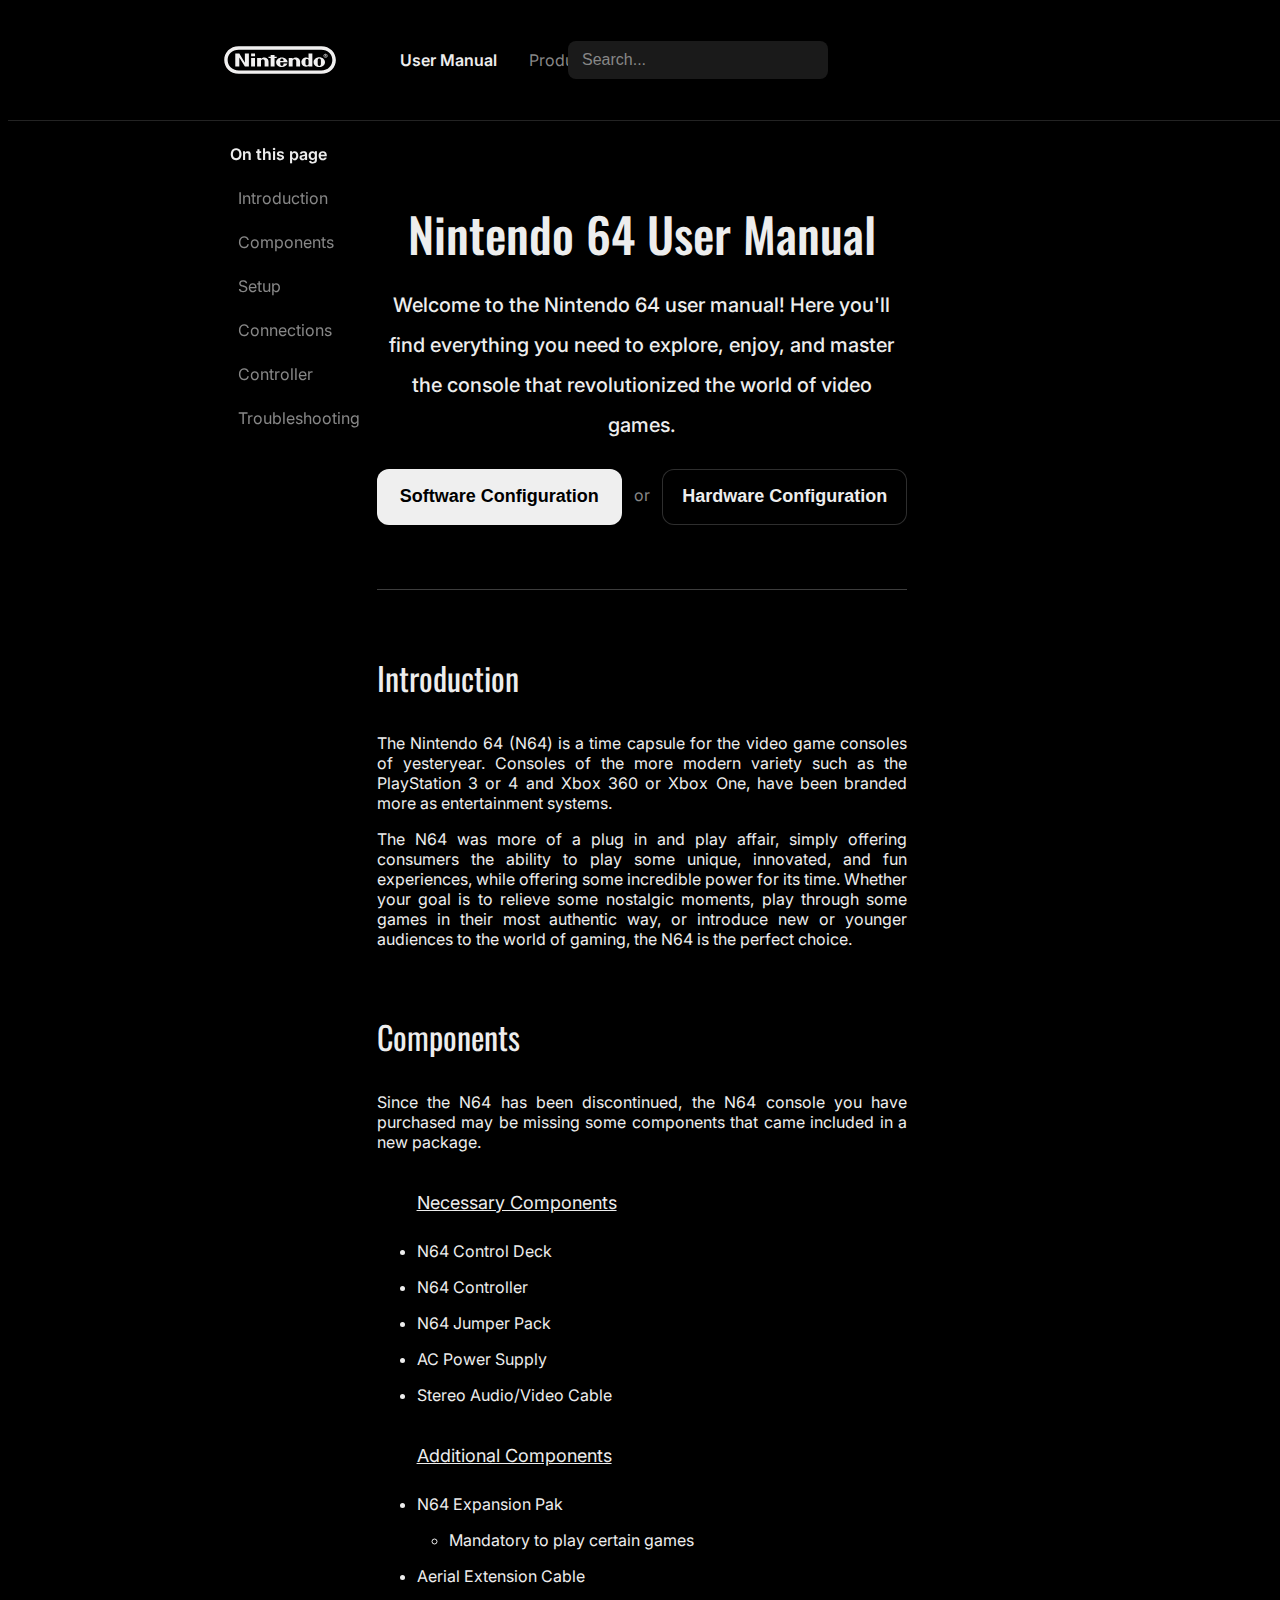
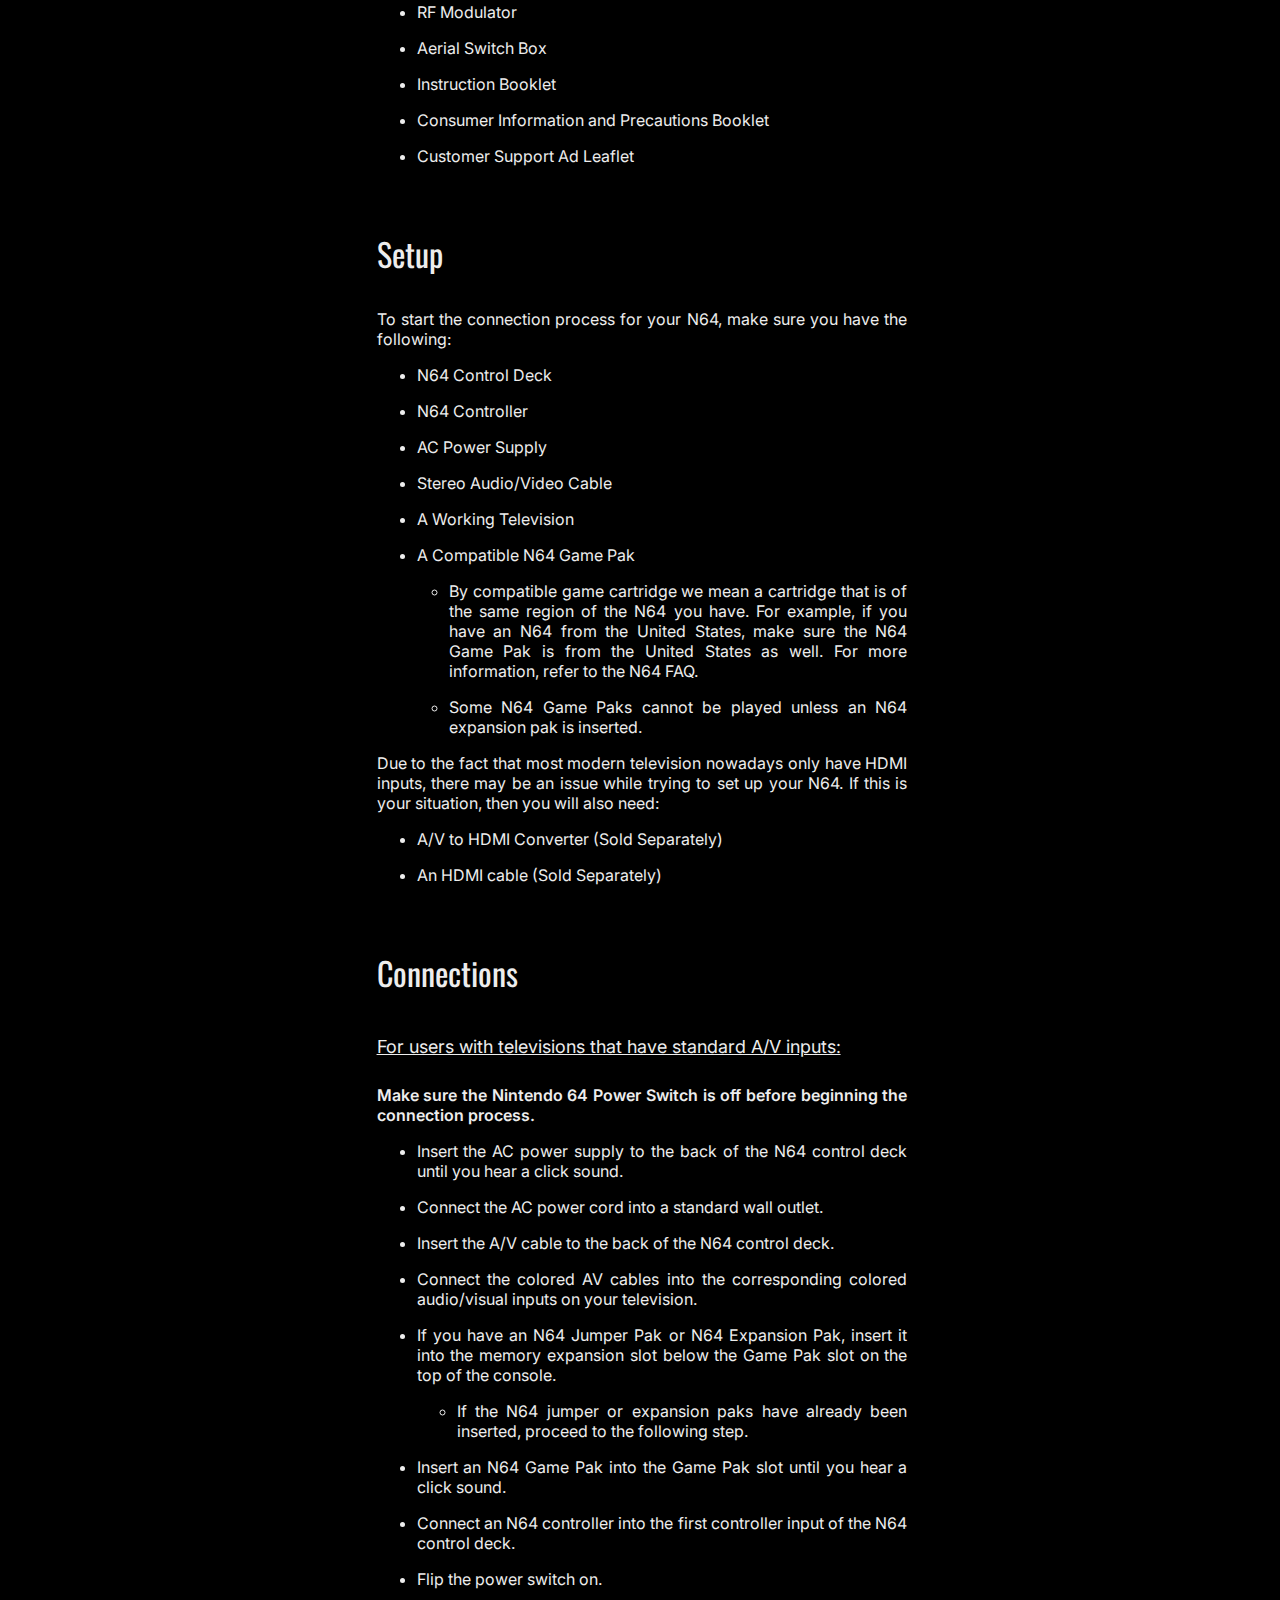
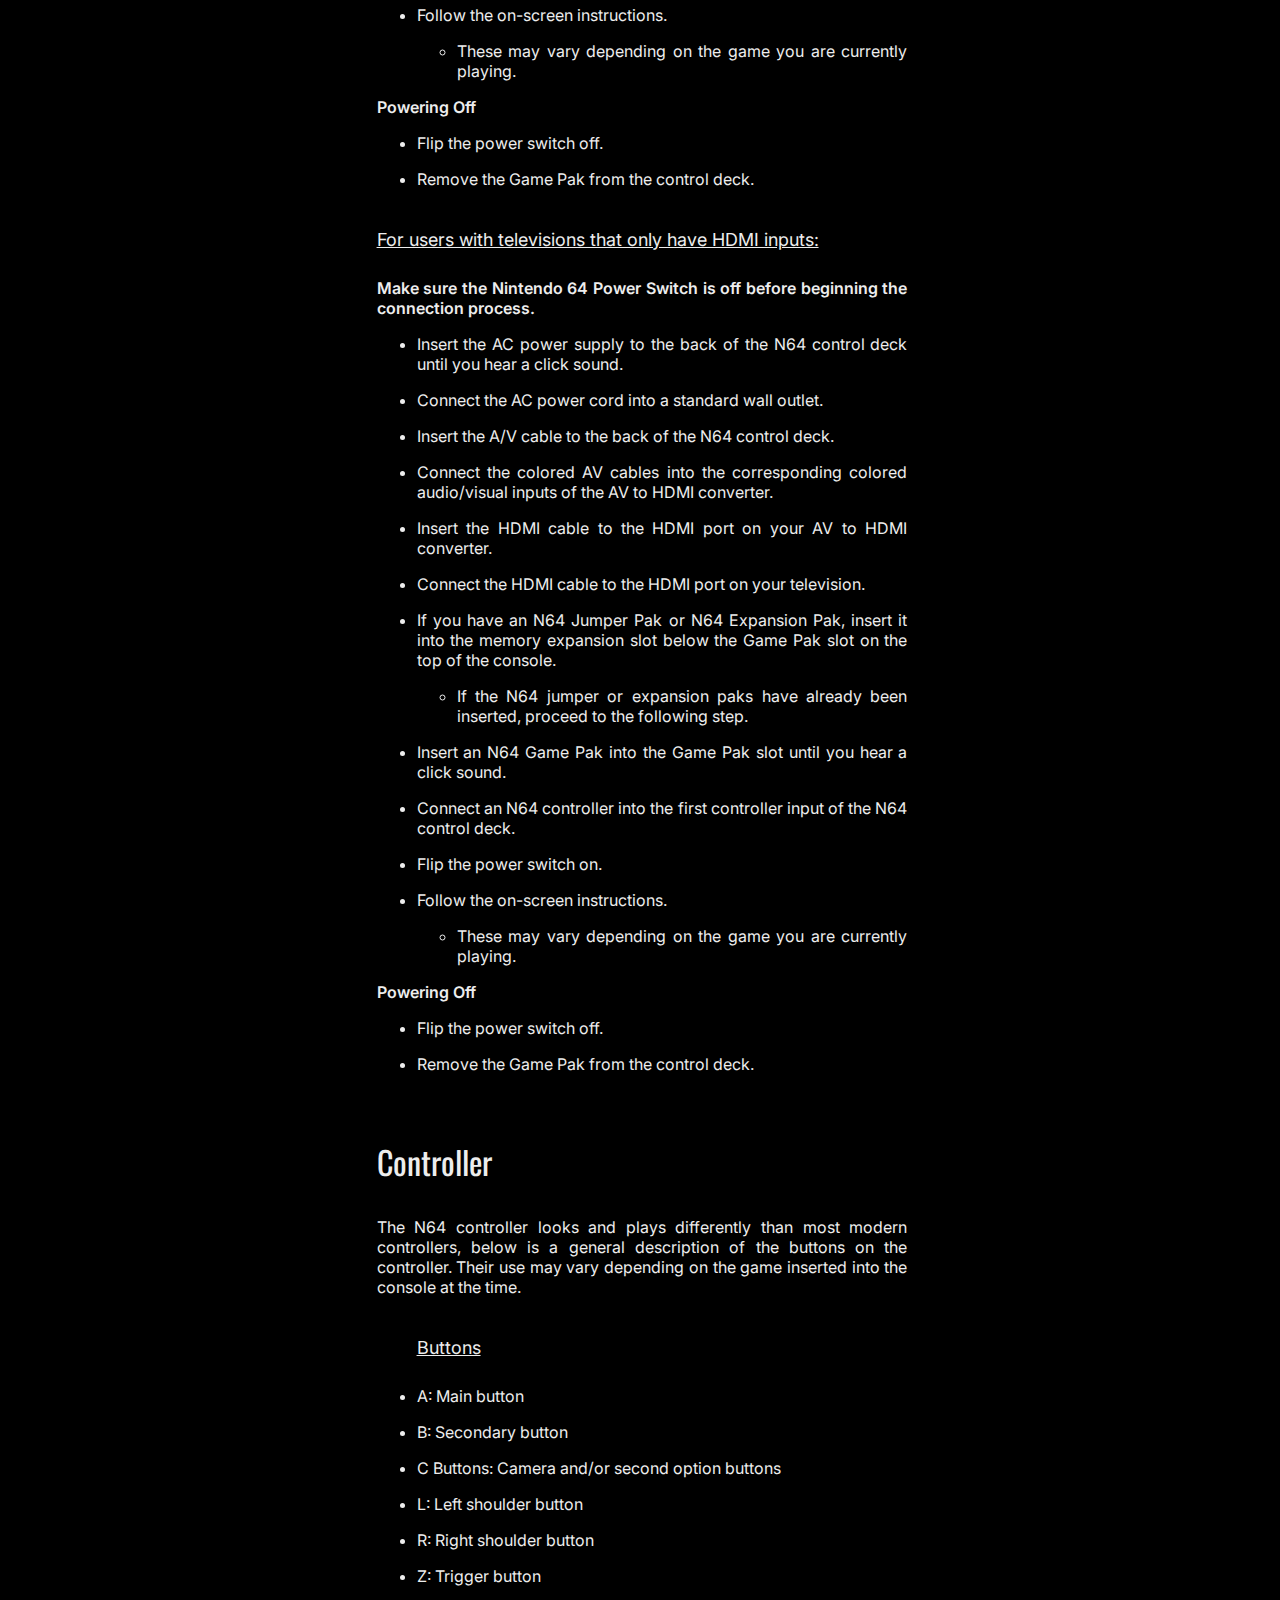
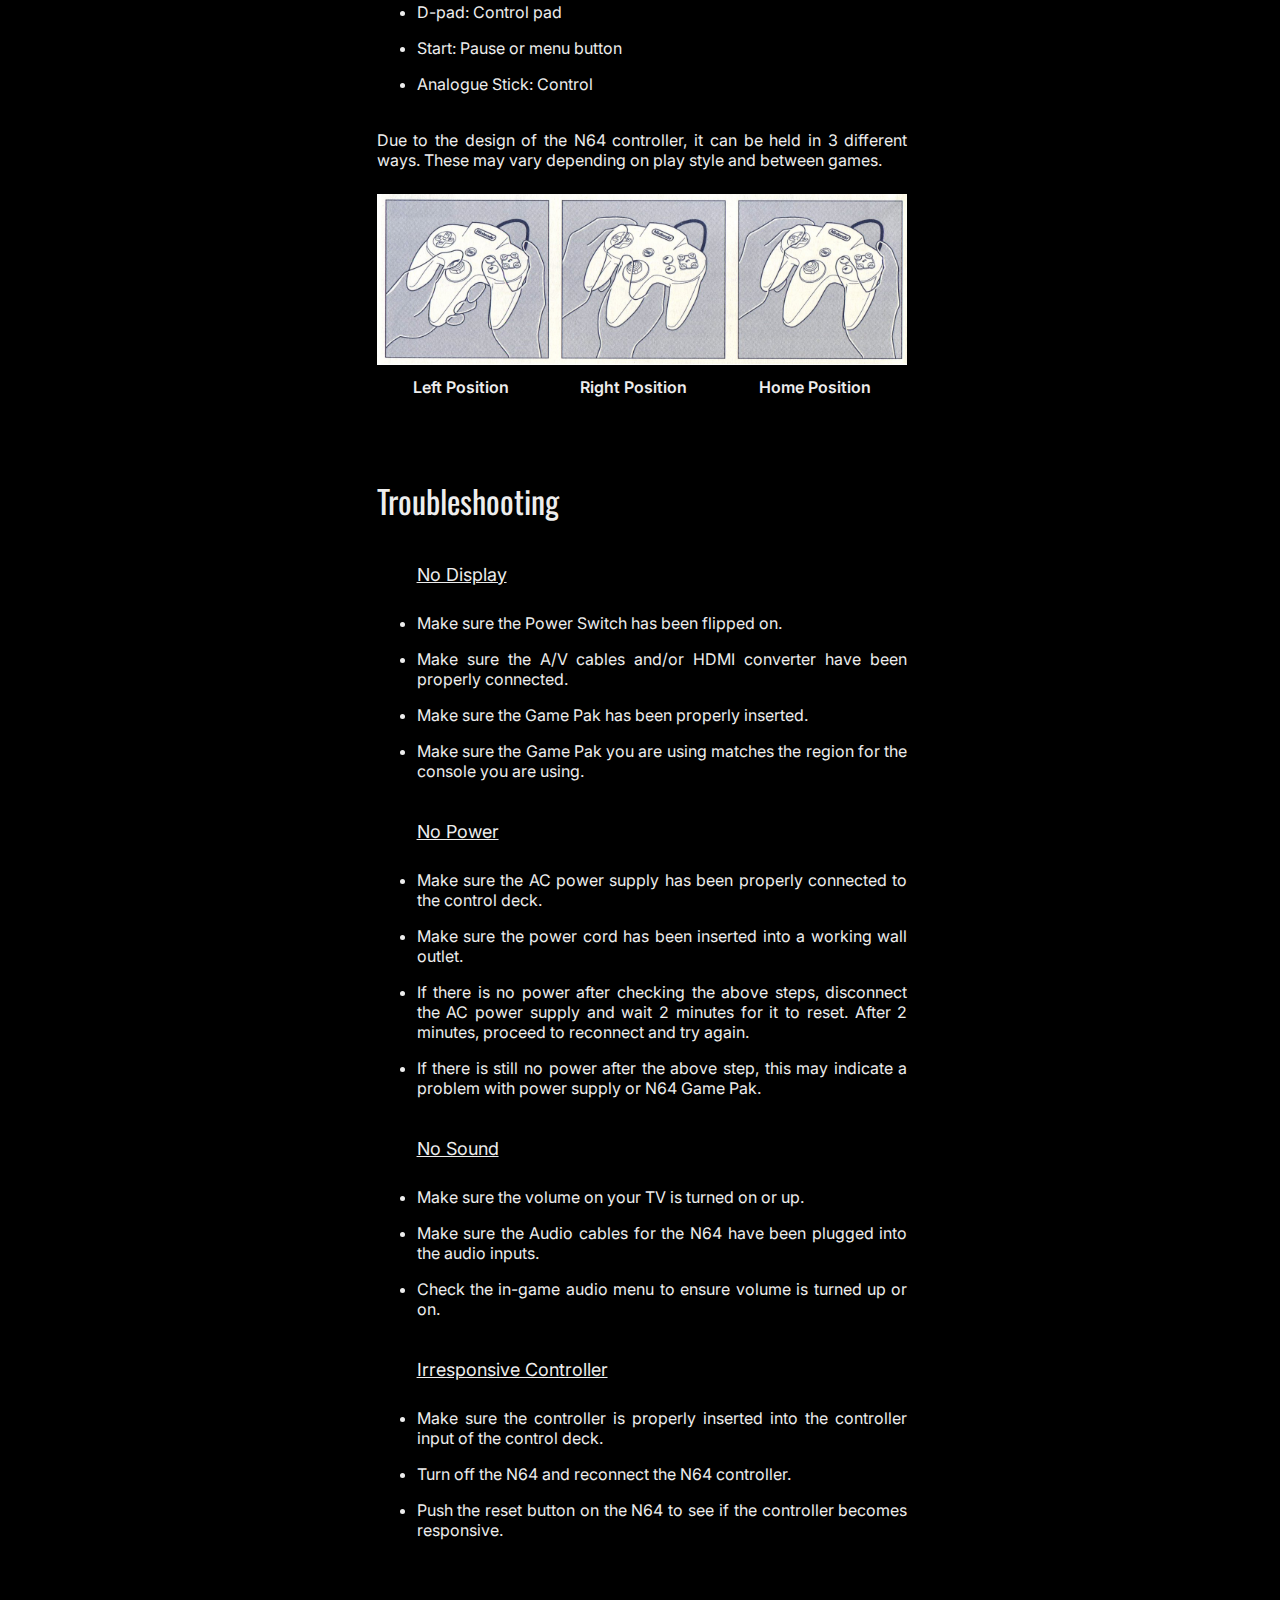
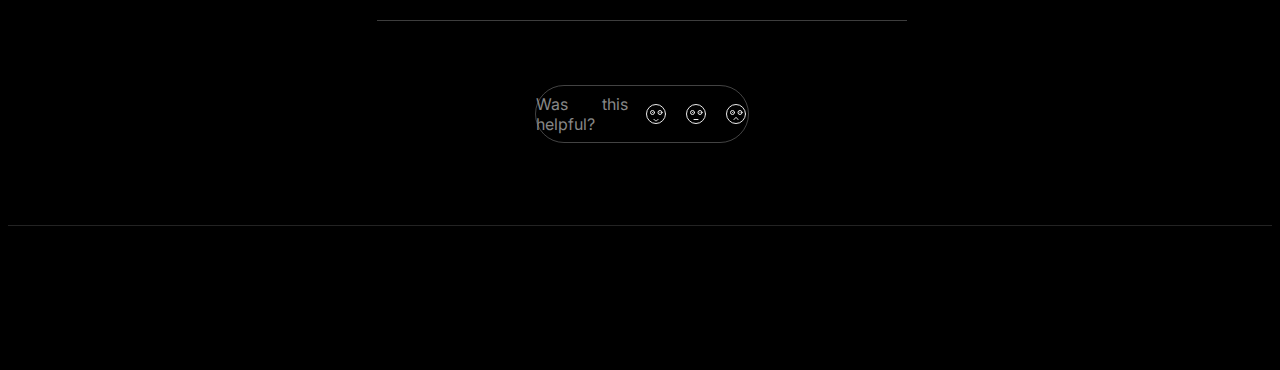
<file: index.html>
<!DOCTYPE html>
<html lang="en">

<head>
  <meta charset="UTF-8" />
  <meta name="viewport" content="width=device-width, initial-scale=1.0" />
  <title>Document</title>
  <link rel="stylesheet" href="styles/styles.css" />
</head>

<body>
  <header id="main-header">
    <div id="logo-h-nav">
      <img id="logo" src="/images/nintendo-logo.svg" alt="" />
      <div id="h-nav">
        <ul class="header-nav">
          <li>
            <a href="" class="header-link">
              <span class="link-text bold">User Manual</span>
            </a>
          </li>
          <li>
            <a href="" class="header-link">
              <span class="link-text">Product Overview</span>
            </a>
          </li>
          <li>
            <a href="" class="horizontal-link">
              <span class="link-text">FAQ</span>
            </a>
          </li>
        </ul>
      </div>
    </div>
    <div>
      <input id="search" type="text" placeholder="Search..." />
    </div>
  </header>

  <main id="main-doc">
    <nav id="navbar">
      <header class="nav-header">On this page</header>
      <ul class="navbar-nav">
        <li class="nav-item">
          <a href="#Introduction" class="nav-link">
            <span class="link-text">Introduction</span>
          </a>
        </li>
        <li class="nav-item">
          <a href="#Components" class="nav-link">
            <span class="link-text">Components</span>
          </a>
        </li>
        <li class="nav-item">
          <a href="#Setup" class="nav-link">
            <span class="link-text">Setup</span>
          </a>
        </li>
        <li class="nav-item">
          <a href="#Connections" class="nav-link">
            <span class="link-text">Connections</span>
          </a>
        </li>
        <li class="nav-item">
          <a href="#Controller" class="nav-link">
            <span class="link-text">Controller</span>
          </a>
        </li>
        <li class="nav-item">
          <a href="#Troubleshooting" class="nav-link">
            <span class="link-text">Troubleshooting</span>
          </a>
        </li>
      </ul>
    </nav>
    <fieldset>
      <div id="fieldset-header">
        <p id="fieldset-header-h1">Nintendo 64 User Manual</p>
        <p id="fieldset-header-h2">
          Welcome to the Nintendo 64 user manual! Here you'll find everything
          you need to explore, enjoy, and master the console that
          revolutionized the world of video games.
        </p>
        <div id="fieldset-header-buttons">
          <button id="button-1">Software Configuration</button>
          <p id="or">or</p>
          <button id="button-2">Hardware Configuration</button>
        </div>
      </div>
      <section class="main-section" id="Introduction">
        <header class="section-header">Introduction</header>
        <p>
          The Nintendo 64 (N64) is a time capsule for the video game consoles
          of yesteryear. Consoles of the more modern variety such as the
          PlayStation 3 or 4 and Xbox 360 or Xbox One, have been branded more
          as entertainment systems.
        </p>
        <p>
          The N64 was more of a plug in and play affair, simply offering
          consumers the ability to play some unique, innovated, and fun
          experiences, while offering some incredible power for its time.
          Whether your goal is to relieve some nostalgic moments, play through
          some games in their most authentic way, or introduce new or younger
          audiences to the world of gaming, the N64 is the perfect choice.
        </p>
      </section>
      <section class="main-section" id="Components">
        <header class="section-header">Components</header>
        <p>
          Since the N64 has been discontinued, the N64 console you have
          purchased may be missing some components that came included in a new
          package.
        </p>
        <ul>
          <header class="list-header list-title-indent">
            Necessary Components
          </header>
          <li class="section-list">N64 Control Deck</li>
          <li class="section-list">N64 Controller</li>
          <li class="section-list">N64 Jumper Pack</li>
          <li class="section-list">AC Power Supply</li>
          <li class="section-list">Stereo Audio/Video Cable</li>
        </ul>
        <ul>
          <header class="list-header list-title-indent">
            Additional Components
          </header>
          <li class="section-list">N64 Expansion Pak</li>
          <li class="section-list indent">Mandatory to play certain games</li>
          <li class="section-list">Aerial Extension Cable</li>
          <li class="section-list">RF Modulator</li>
          <li class="section-list">Aerial Switch Box</li>
          <li class="section-list">Instruction Booklet</li>
          <li class="section-list">
            Consumer Information and Precautions Booklet
          </li>
          <li class="section-list">Customer Support Ad Leaflet</li>
        </ul>
      </section>
      <section class="main-section" id="Setup">
        <header class="section-header">Setup</header>
        <p>
          To start the connection process for your N64, make sure you have the
          following:
        </p>
        <ul>
          <li class="section-list">N64 Control Deck</li>
          <li class="section-list">N64 Controller</li>
          <li class="section-list">AC Power Supply</li>
          <li class="section-list">Stereo Audio/Video Cable</li>
          <li class="section-list">A Working Television</li>
          <li class="section-list">A Compatible N64 Game Pak</li>
          <li class="section-list indent">
            By compatible game cartridge we mean a cartridge that is of the
            same region of the N64 you have. For example, if you have an N64
            from the United States, make sure the N64 Game Pak is from the
            United States as well. For more information, refer to the N64 FAQ.
          </li>
          <li class="section-list indent">
            Some N64 Game Paks cannot be played unless an N64 expansion pak is
            inserted.
          </li>
        </ul>
        <p>
          Due to the fact that most modern television nowadays only have HDMI
          inputs, there may be an issue while trying to set up your N64. If
          this is your situation, then you will also need:
        </p>
        <ul>
          <li class="section-list">
            A/V to HDMI Converter (Sold Separately)
          </li>
          <li class="section-list">An HDMI cable (Sold Separately)</li>
        </ul>
      </section>
      <section class="main-section" id="Connections">
        <header class="section-header">Connections</header>
        <p class="list-header">
          For users with televisions that have standard A/V inputs:
        </p>
        <p class="bold">
          Make sure the Nintendo 64 Power Switch is off before beginning the
          connection process.
        </p>
        <ul class="numbered">
          <li class="section-list more-space">
            Insert the AC power supply to the back of the N64 control deck
            until you hear a click sound.
          </li>
          <li class="section-list more-space">
            Connect the AC power cord into a standard wall outlet.
          </li>
          <li class="section-list more-space">
            Insert the A/V cable to the back of the N64 control deck.
          </li>
          <li class="section-list more-space">
            Connect the colored AV cables into the corresponding colored
            audio/visual inputs on your television.
          </li>
          <li class="section-list more-space">
            If you have an N64 Jumper Pak or N64 Expansion Pak, insert it into
            the memory expansion slot below the Game Pak slot on the top of
            the console.
          </li>
          <ul class="letter-indent">
            <li class="more-space">
              If the N64 jumper or expansion paks have already been inserted,
              proceed to the following step.
            </li>
          </ul>
          <li class="section-list more-space">
            Insert an N64 Game Pak into the Game Pak slot until you hear a
            click sound.
          </li>
          <li class="section-list more-space">
            Connect an N64 controller into the first controller input of the
            N64 control deck.
          </li>
          <li class="section-list more-space">Flip the power switch on.</li>
          <li class="section-list more-space">
            Follow the on-screen instructions.
          </li>
          <ul class="letter-indent">
            <li class="more-space">
              These may vary depending on the game you are currently playing.
            </li>
          </ul>
        </ul>
        <p class="bold margin-top-p">Powering Off</p>
        <ul class="numbered">
          <li class="section-list">Flip the power switch off.</li>
          <li class="section-list">
            Remove the Game Pak from the control deck.
          </li>
        </ul>
        <p class="list-header">
          For users with televisions that only have HDMI inputs:
        </p>
        <p class="bold">
          Make sure the Nintendo 64 Power Switch is off before beginning the
          connection process.
        </p>
        <ul class="numbered">
          <li class="section-list more-space">
            Insert the AC power supply to the back of the N64 control deck
            until you hear a click sound.
          </li>
          <li class="section-list more-space">
            Connect the AC power cord into a standard wall outlet.
          </li>
          <li class="section-list more-space">
            Insert the A/V cable to the back of the N64 control deck.
          </li>
          <li class="section-list more-space">
            Connect the colored AV cables into the corresponding colored
            audio/visual inputs of the AV to HDMI converter.
          </li>
          <li class="section-list more-space">
            Insert the HDMI cable to the HDMI port on your AV to HDMI
            converter.
          </li>
          <li class="section-list more-space">
            Connect the HDMI cable to the HDMI port on your television.
          </li>
          <li class="section-list more-space">
            If you have an N64 Jumper Pak or N64 Expansion Pak, insert it into
            the memory expansion slot below the Game Pak slot on the top of
            the console.
          </li>
          <ul class="letter-indent">
            <li class="more-space">
              If the N64 jumper or expansion paks have already been inserted,
              proceed to the following step.
            </li>
          </ul>
          <li class="section-list more-space">
            Insert an N64 Game Pak into the Game Pak slot until you hear a
            click sound.
          </li>
          <li class="section-list more-space">
            Connect an N64 controller into the first controller input of the
            N64 control deck.
          </li>
          <li class="section-list more-space">Flip the power switch on.</li>
          <li class="section-list more-space">
            Follow the on-screen instructions.
          </li>
          <ul class="letter-indent">
            <li class="more-space">
              These may vary depending on the game you are currently playing.
            </li>
          </ul>
        </ul>
        <p class="bold margin-top-p">Powering Off</p>
        <ul class="numbered">
          <li class="section-list">Flip the power switch off.</li>
          <li class="section-list">
            Remove the Game Pak from the control deck.
          </li>
        </ul>
      </section>
      <section class="main-section" id="Controller">
        <header class="section-header">Controller</header>
        <p>
          The N64 controller looks and plays differently than most modern
          controllers, below is a general description of the buttons on the
          controller. Their use may vary depending on the game inserted into
          the console at the time.
        </p>
        <ul>
          <header class="list-header list-title-indent">Buttons</header>
          <li class="section-list">A: Main button</li>
          <li class="section-list">B: Secondary button</li>
          <li class="section-list">
            C Buttons: Camera and/or second option buttons
          </li>
          <li class="section-list">L: Left shoulder button</li>
          <li class="section-list">R: Right shoulder button</li>
          <li class="section-list">Z: Trigger button</li>
          <li class="section-list">D-pad: Control pad</li>
          <li class="section-list">Start: Pause or menu button</li>
          <li class="section-list">Analogue Stick: Control</li>
        </ul>
        <br />
        <p class="margin-top-p">
          Due to the design of the N64 controller, it can be held in 3
          different ways. These may vary depending on play style and between
          games.
        </p>
        <img id="controller" src="images/controller.png"
          alt="Three different ways to hold the Nintendo 64 controller" />
        <div class="positions">
          <p id="left-position" class="bold">Left Position</p>
          <p id="right-position" class="bold">Right Position</p>
          <p id="home-position" class="bold">Home Position</p>
        </div>
      </section>
      <section class="main-section" id="Troubleshooting">
        <header class="section-header">Troubleshooting</header>
        <ul>
          <header class="list-header list-title-indent">No Display</header>
          <li class="section-list">
            Make sure the Power Switch has been flipped on.
          </li>
          <li class="section-list">
            Make sure the A/V cables and/or HDMI converter have been properly
            connected.
          </li>
          <li class="section-list">
            Make sure the Game Pak has been properly inserted.
          </li>
          <li class="section-list">
            Make sure the Game Pak you are using matches the region for the
            console you are using.
          </li>
        </ul>
        <ul>
          <header class="list-header list-title-indent">No Power</header>
          <li class="section-list">
            Make sure the AC power supply has been properly connected to the
            control deck.
          </li>
          <li class="section-list">
            Make sure the power cord has been inserted into a working wall
            outlet.
          </li>
          <li class="section-list">
            If there is no power after checking the above steps, disconnect
            the AC power supply and wait 2 minutes for it to reset. After 2
            minutes, proceed to reconnect and try again.
          </li>
          <li class="section-list">
            If there is still no power after the above step, this may indicate
            a problem with power supply or N64 Game Pak.
          </li>
        </ul>
        <ul>
          <header class="list-header list-title-indent">No Sound</header>
          <li class="section-list">
            Make sure the volume on your TV is turned on or up.
          </li>
          <li class="section-list">
            Make sure the Audio cables for the N64 have been plugged into the
            audio inputs.
          </li>
          <li class="section-list">
            Check the in-game audio menu to ensure volume is turned up or on.
          </li>
        </ul>
        <ul>
          <header class="list-header list-title-indent">
            Irresponsive Controller
          </header>
          <li class="section-list">
            Make sure the controller is properly inserted into the controller
            input of the control deck.
          </li>
          <li class="section-list">
            Turn off the N64 and reconnect the N64 controller.
          </li>
          <li class="section-list">
            Push the reset button on the N64 to see if the controller becomes
            responsive.
          </li>
        </ul>
        <code class="hidden">hidden</code>
        <code class="hidden">hidden</code>
        <code class="hidden">hidden</code>
        <code class="hidden">hidden</code>
        <code class="hidden">hidden</code>
      </section>
      <div id="feedback">
        <p class="feedback-text">Was this helpful?</p>
        <img class="feedback-emoji" src="/images/happy.svg" alt="" />
        <img class="feedback-emoji" src="/images/neutral.svg" alt="" />
        <img class="feedback-emoji" src="/images/sad.svg" alt="" />
      </div>
    </fieldset>
  </main>
  <footer></footer>
</body>

</html>
</file>
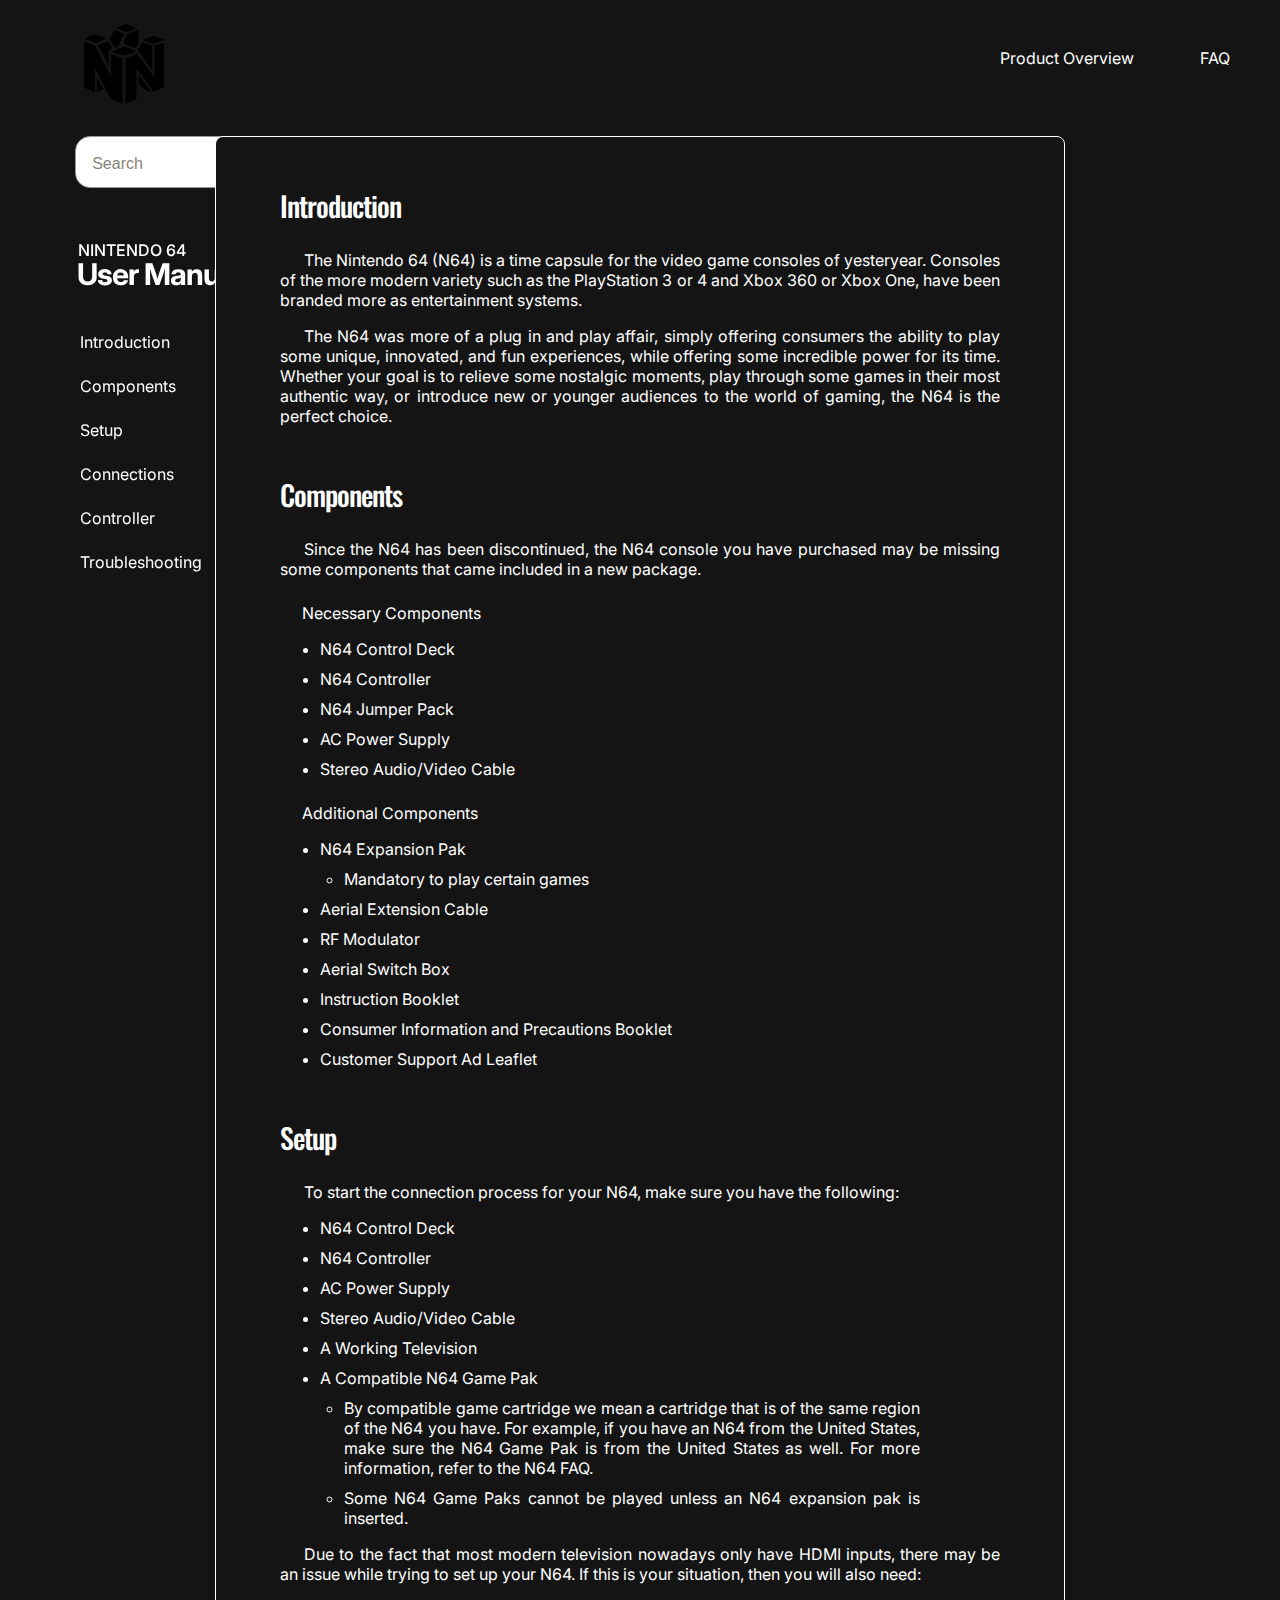
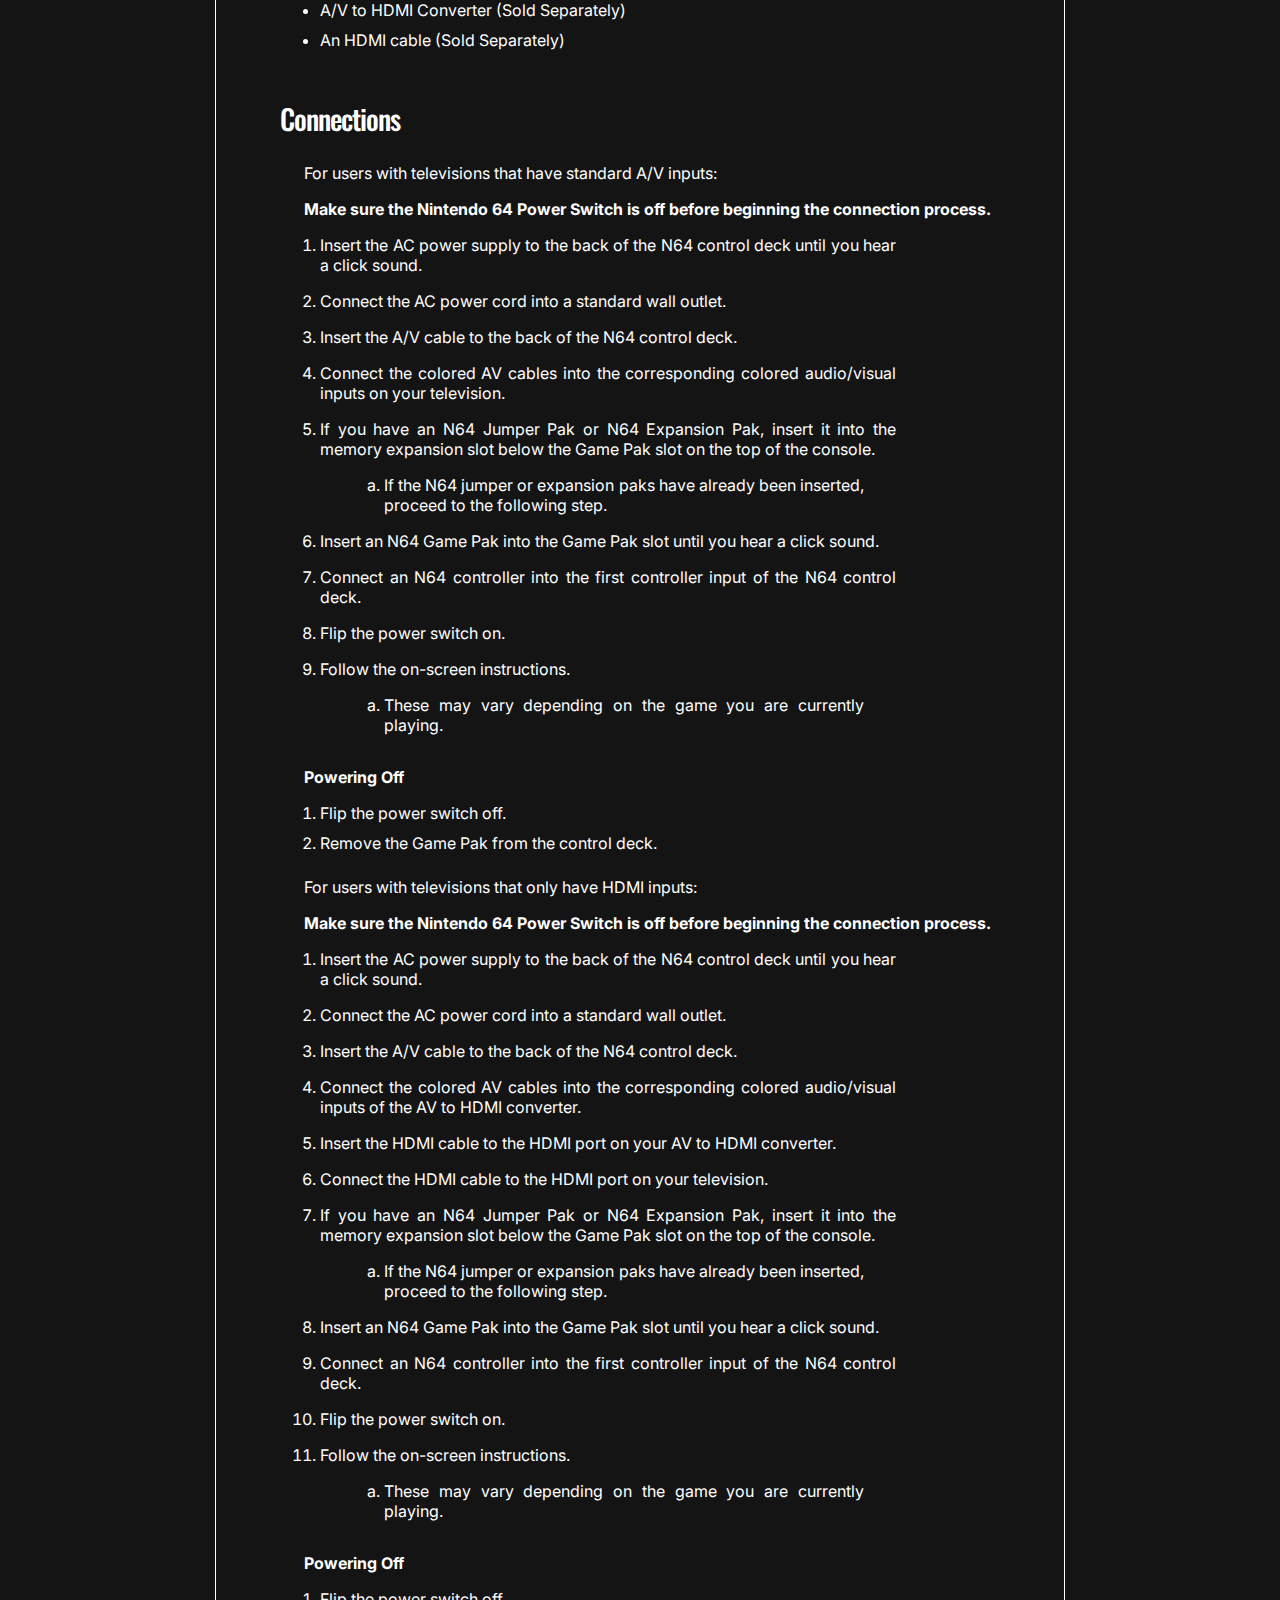
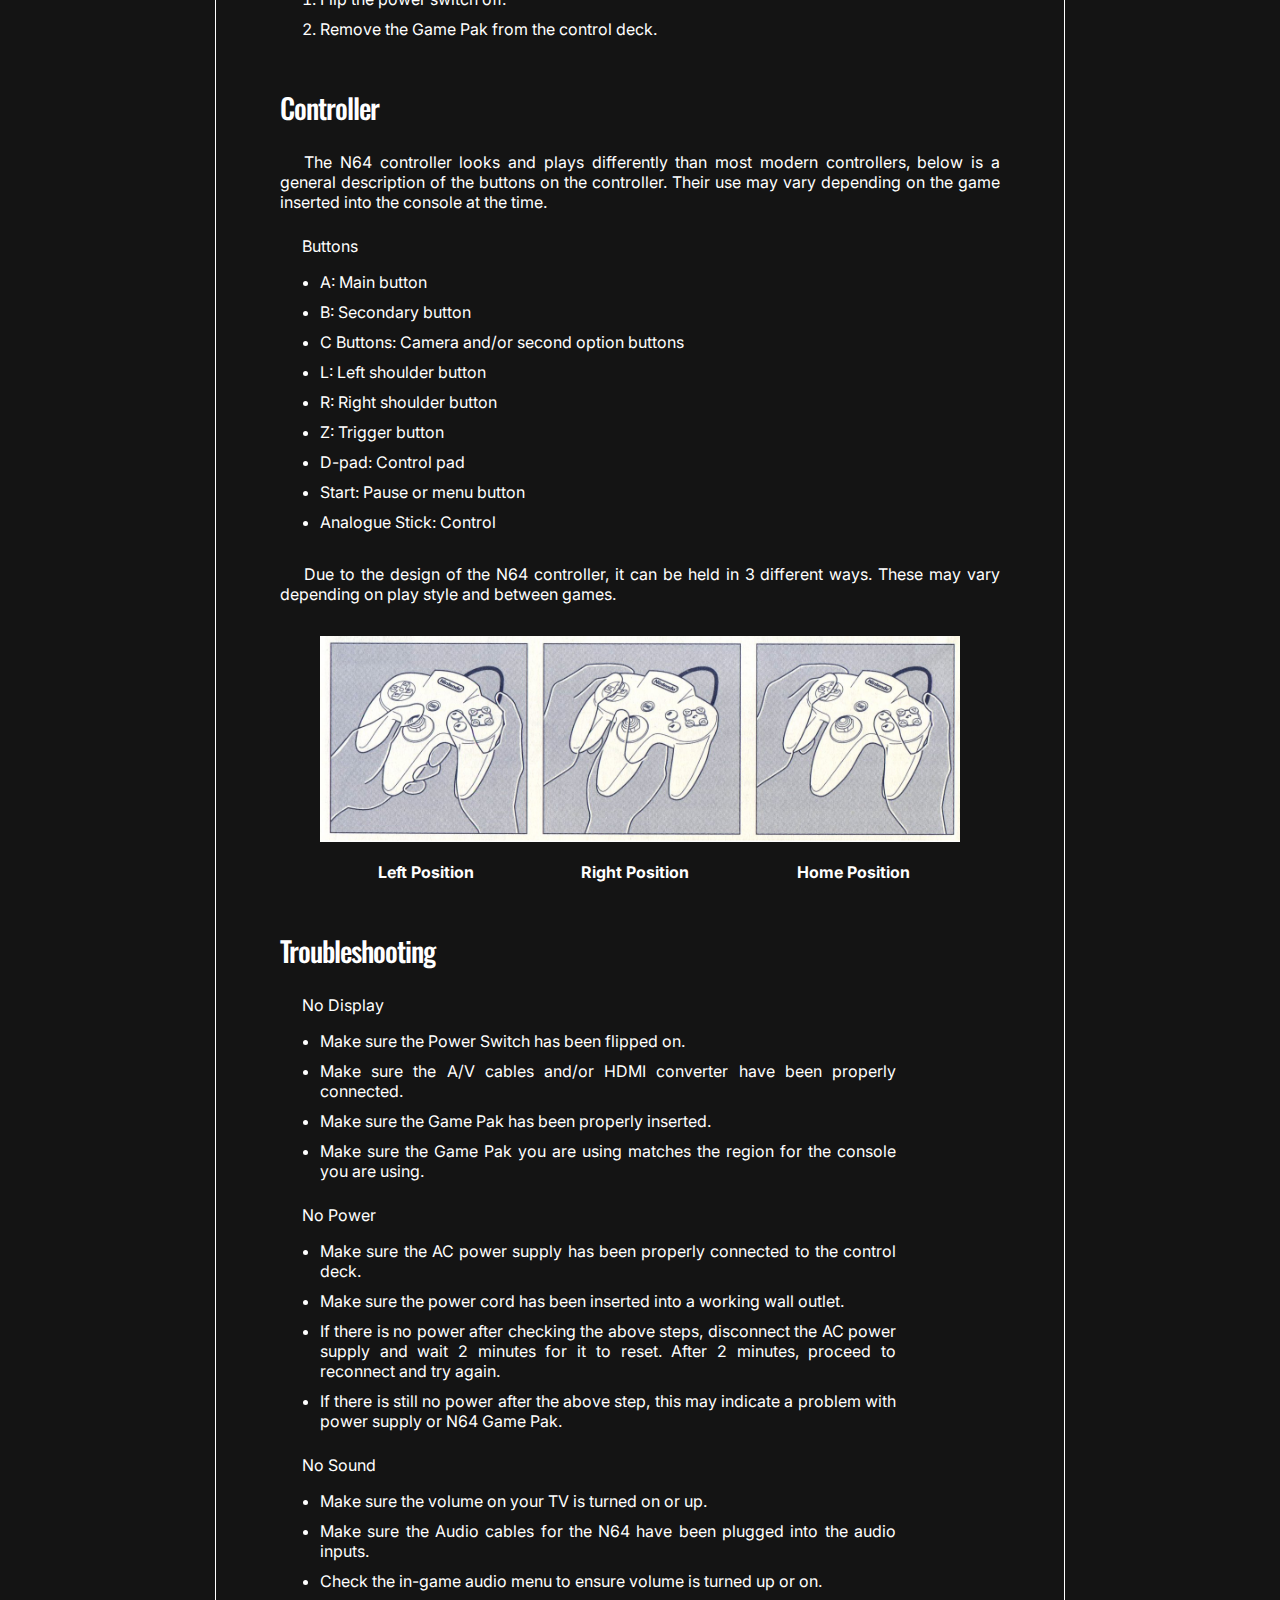
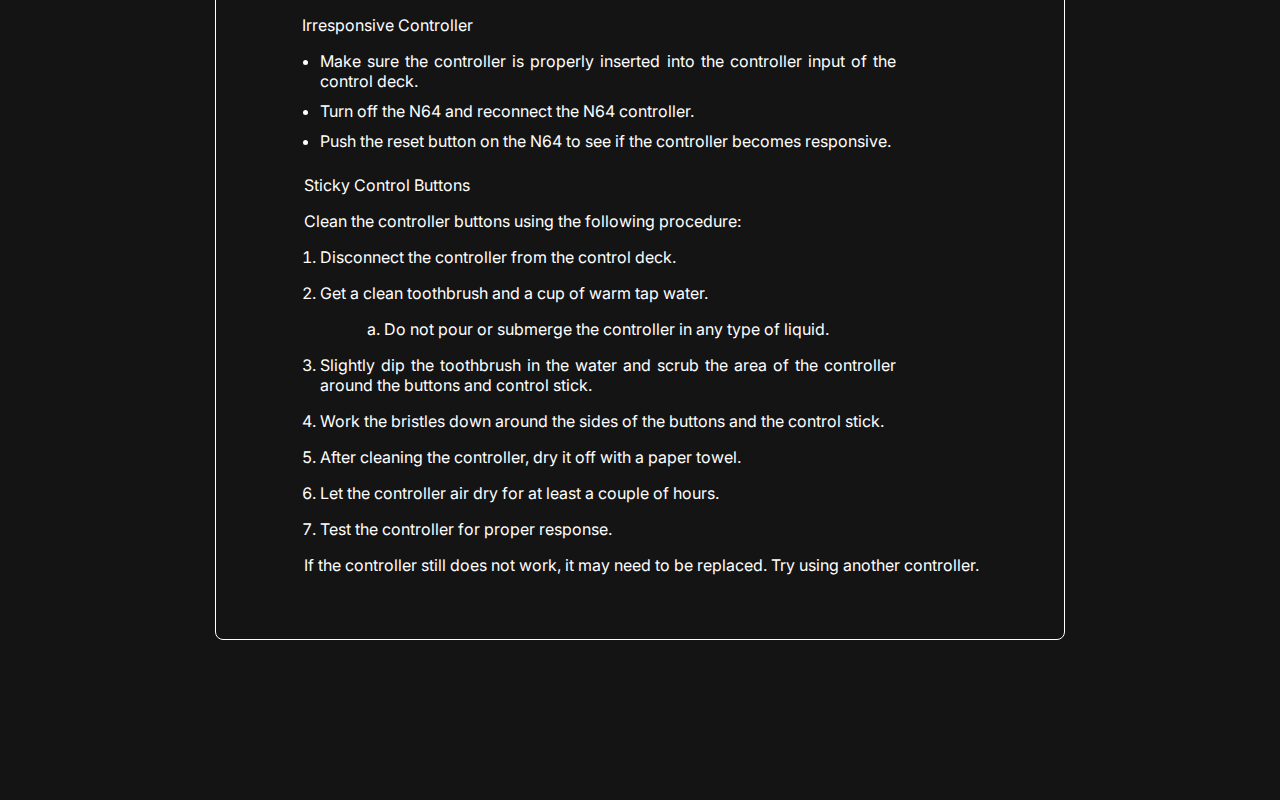
<file: index-2.html>
<!DOCTYPE html>
<html>
  <head>
    <meta charset="UTF-8" />
    <meta name="viewport" content="width=device-width, initial-scale=1.0" />
    <link rel="stylesheet" href="styles/styles2.css" />
  </head>
  <body>
    <img id="n64-logo" src="images/logo.png" alt="Nintendo 64 logo" />
    <header class="logo">NINTENDO 64</header>
    <ul class="navbar-horizontal">
      <li class="horizontal-item">
        <a href="" class="horizontal-link">
          <span class="link-text">Product Overview</span>
        </a>
      </li>
      <li class="horizontal-item horizontal">
        <a href="" class="horizontal-link">
          <span class="link-text">FAQ</span>
        </a>
      </li>
    </ul>
    <input id="search" type="text" placeholder="Search" />
    <nav id="navbar">
      <header class="nav-header">User Manual</header>
      <ul class="navbar-nav">
        <li class="nav-item">
          <a href="#Introduction" class="nav-link">
            <span class="link-text">Introduction</span>
          </a>
        </li>
        <li class="nav-item">
          <a href="#Components" class="nav-link">
            <span class="link-text">Components</span>
          </a>
        </li>
        <li class="nav-item">
          <a href="#Setup" class="nav-link">
            <span class="link-text">Setup</span>
          </a>
        </li>
        <li class="nav-item">
          <a href="#Connections" class="nav-link">
            <span class="link-text">Connections</span>
          </a>
        </li>
        <li class="nav-item">
          <a href="#Controller" class="nav-link">
            <span class="link-text">Controller</span>
          </a>
        </li>
        <li class="nav-item">
          <a href="#Troubleshooting" class="nav-link">
            <span class="link-text">Troubleshooting</span>
          </a>
        </li>
      </ul>
    </nav>
    <main id="main-doc">
      <div class="container">
        <section class="main-section" id="Introduction">
          <header class="section-header">Introduction</header>
          <p>
            The Nintendo 64 (N64) is a time capsule for the video game consoles
            of yesteryear. Consoles of the more modern variety such as the
            PlayStation 3 or 4 and Xbox 360 or Xbox One, have been branded more
            as entertainment systems.
          </p>
          <p>
            The N64 was more of a plug in and play affair, simply offering
            consumers the ability to play some unique, innovated, and fun
            experiences, while offering some incredible power for its time.
            Whether your goal is to relieve some nostalgic moments, play through
            some games in their most authentic way, or introduce new or younger
            audiences to the world of gaming, the N64 is the perfect choice.
          </p>
        </section>
        <section class="main-section" id="Components">
          <header class="section-header">Components</header>
          <p>
            Since the N64 has been discontinued, the N64 console you have
            purchased may be missing some components that came included in a new
            package.
          </p>
          <ul>
            <header class="list-header list-title-indent">
              Necessary Components
            </header>
            <li class="section-list">N64 Control Deck</li>
            <li class="section-list">N64 Controller</li>
            <li class="section-list">N64 Jumper Pack</li>
            <li class="section-list">AC Power Supply</li>
            <li class="section-list">Stereo Audio/Video Cable</li>
          </ul>
          <ul>
            <header class="list-header list-title-indent">
              Additional Components
            </header>
            <li class="section-list">N64 Expansion Pak</li>
            <li class="section-list indent">Mandatory to play certain games</li>
            <li class="section-list">Aerial Extension Cable</li>
            <li class="section-list">RF Modulator</li>
            <li class="section-list">Aerial Switch Box</li>
            <li class="section-list">Instruction Booklet</li>
            <li class="section-list">
              Consumer Information and Precautions Booklet
            </li>
            <li class="section-list">Customer Support Ad Leaflet</li>
          </ul>
        </section>
        <section class="main-section" id="Setup">
          <header class="section-header">Setup</header>
          <p>
            To start the connection process for your N64, make sure you have the
            following:
          </p>
          <ul>
            <li class="section-list">N64 Control Deck</li>
            <li class="section-list">N64 Controller</li>
            <li class="section-list">AC Power Supply</li>
            <li class="section-list">Stereo Audio/Video Cable</li>
            <li class="section-list">A Working Television</li>
            <li class="section-list">A Compatible N64 Game Pak</li>
            <li class="section-list indent">
              By compatible game cartridge we mean a cartridge that is of the
              same region of the N64 you have. For example, if you have an N64
              from the United States, make sure the N64 Game Pak is from the
              United States as well. For more information, refer to the N64 FAQ.
            </li>
            <li class="section-list indent">
              Some N64 Game Paks cannot be played unless an N64 expansion pak is
              inserted.
            </li>
          </ul>

          <p>
            Due to the fact that most modern television nowadays only have HDMI
            inputs, there may be an issue while trying to set up your N64. If
            this is your situation, then you will also need:
          </p>
          <ul>
            <li class="section-list">
              A/V to HDMI Converter (Sold Separately)
            </li>
            <li class="section-list">An HDMI cable (Sold Separately)</li>
          </ul>
        </section>
        <section class="main-section" id="Connections">
          <header class="section-header">Connections</header>
          <p class="list-header">
            For users with televisions that have standard A/V inputs:
          </p>
          <p class="bold">
            Make sure the Nintendo 64 Power Switch is off before beginning the
            connection process.
          </p>
          <ul class="numbered">
            <li class="section-list more-space">
              Insert the AC power supply to the back of the N64 control deck
              until you hear a click sound.
            </li>
            <li class="section-list more-space">
              Connect the AC power cord into a standard wall outlet.
            </li>
            <li class="section-list more-space">
              Insert the A/V cable to the back of the N64 control deck.
            </li>
            <li class="section-list more-space">
              Connect the colored AV cables into the corresponding colored
              audio/visual inputs on your television.
            </li>
            <li class="section-list more-space">
              If you have an N64 Jumper Pak or N64 Expansion Pak, insert it into
              the memory expansion slot below the Game Pak slot on the top of
              the console.
            </li>
            <ul class="letter-indent">
              <li class="more-space">
                If the N64 jumper or expansion paks have already been inserted,
                proceed to the following step.
              </li>
            </ul>
            <li class="section-list more-space">
              Insert an N64 Game Pak into the Game Pak slot until you hear a
              click sound.
            </li>
            <li class="section-list more-space">
              Connect an N64 controller into the first controller input of the
              N64 control deck.
            </li>
            <li class="section-list more-space">Flip the power switch on.</li>
            <li class="section-list more-space">
              Follow the on-screen instructions.
            </li>
            <ul class="letter-indent">
              <li class="more-space">
                These may vary depending on the game you are currently playing.
              </li>
            </ul>
          </ul>
          <p class="bold margin-top-p">Powering Off</p>
          <ul class="numbered">
            <li class="section-list">Flip the power switch off.</li>
            <li class="section-list">
              Remove the Game Pak from the control deck.
            </li>
          </ul>
          <p class="list-header">
            For users with televisions that only have HDMI inputs:
          </p>
          <p class="bold">
            Make sure the Nintendo 64 Power Switch is off before beginning the
            connection process.
          </p>
          <ul class="numbered">
            <li class="section-list more-space">
              Insert the AC power supply to the back of the N64 control deck
              until you hear a click sound.
            </li>
            <li class="section-list more-space">
              Connect the AC power cord into a standard wall outlet.
            </li>
            <li class="section-list more-space">
              Insert the A/V cable to the back of the N64 control deck.
            </li>
            <li class="section-list more-space">
              Connect the colored AV cables into the corresponding colored
              audio/visual inputs of the AV to HDMI converter.
            </li>
            <li class="section-list more-space">
              Insert the HDMI cable to the HDMI port on your AV to HDMI
              converter.
            </li>
            <li class="section-list more-space">
              Connect the HDMI cable to the HDMI port on your television.
            </li>
            <li class="section-list more-space">
              If you have an N64 Jumper Pak or N64 Expansion Pak, insert it into
              the memory expansion slot below the Game Pak slot on the top of
              the console.
            </li>
            <ul class="letter-indent">
              <li class="more-space">
                If the N64 jumper or expansion paks have already been inserted,
                proceed to the following step.
              </li>
            </ul>
            <li class="section-list more-space">
              Insert an N64 Game Pak into the Game Pak slot until you hear a
              click sound.
            </li>
            <li class="section-list more-space">
              Connect an N64 controller into the first controller input of the
              N64 control deck.
            </li>
            <li class="section-list more-space">Flip the power switch on.</li>
            <li class="section-list more-space">
              Follow the on-screen instructions.
            </li>
            <ul class="letter-indent">
              <li class="more-space">
                These may vary depending on the game you are currently playing.
              </li>
            </ul>
          </ul>
          <p class="bold margin-top-p">Powering Off</p>
          <ul class="numbered">
            <li class="section-list">Flip the power switch off.</li>
            <li class="section-list">
              Remove the Game Pak from the control deck.
            </li>
          </ul>
        </section>
        <section class="main-section" id="Controller">
          <header class="section-header">Controller</header>
          <p>
            The N64 controller looks and plays differently than most modern
            controllers, below is a general description of the buttons on the
            controller. Their use may vary depending on the game inserted into
            the console at the time.
          </p>
          <ul>
            <header class="list-header list-title-indent">Buttons</header>
            <li class="section-list">A: Main button</li>
            <li class="section-list">B: Secondary button</li>
            <li class="section-list">
              C Buttons: Camera and/or second option buttons
            </li>
            <li class="section-list">L: Left shoulder button</li>
            <li class="section-list">R: Right shoulder button</li>
            <li class="section-list">Z: Trigger button</li>
            <li class="section-list">D-pad: Control pad</li>
            <li class="section-list">Start: Pause or menu button</li>
            <li class="section-list">Analogue Stick: Control</li>
          </ul>
          <p class="margin-top-p">
            Due to the design of the N64 controller, it can be held in 3
            different ways. These may vary depending on play style and between
            games.
          </p>
          <img
            id="controller"
            src="images/controller.png"
            alt="Three different ways to hold the Nintendo 64 controller"
          />
          <div class="positions">
            <p id="left-position" class="bold">Left Position</p>
            <p id="right-position" class="bold">Right Position</p>
            <p id="home-position" class="bold">Home Position</p>
          </div>
        </section>
        <section class="main-section" id="Troubleshooting">
          <header class="section-header">Troubleshooting</header>
          <ul>
            <header class="list-header list-title-indent">No Display</header>
            <li class="section-list">
              Make sure the Power Switch has been flipped on.
            </li>
            <li class="section-list">
              Make sure the A/V cables and/or HDMI converter have been properly
              connected.
            </li>
            <li class="section-list">
              Make sure the Game Pak has been properly inserted.
            </li>
            <li class="section-list">
              Make sure the Game Pak you are using matches the region for the
              console you are using.
            </li>
          </ul>
          <ul>
            <header class="list-header list-title-indent">No Power</header>
            <li class="section-list">
              Make sure the AC power supply has been properly connected to the
              control deck.
            </li>
            <li class="section-list">
              Make sure the power cord has been inserted into a working wall
              outlet.
            </li>
            <li class="section-list">
              If there is no power after checking the above steps, disconnect
              the AC power supply and wait 2 minutes for it to reset. After 2
              minutes, proceed to reconnect and try again.
            </li>
            <li class="section-list">
              If there is still no power after the above step, this may indicate
              a problem with power supply or N64 Game Pak.
            </li>
          </ul>
          <ul>
            <header class="list-header list-title-indent">No Sound</header>
            <li class="section-list">
              Make sure the volume on your TV is turned on or up.
            </li>
            <li class="section-list">
              Make sure the Audio cables for the N64 have been plugged into the
              audio inputs.
            </li>
            <li class="section-list">
              Check the in-game audio menu to ensure volume is turned up or on.
            </li>
          </ul>
          <ul>
            <header class="list-header list-title-indent">
              Irresponsive Controller
            </header>
            <li class="section-list">
              Make sure the controller is properly inserted into the controller
              input of the control deck.
            </li>
            <li class="section-list">
              Turn off the N64 and reconnect the N64 controller.
            </li>
            <li class="section-list">
              Push the reset button on the N64 to see if the controller becomes
              responsive.
            </li>
          </ul>
          <p class="list-header">Sticky Control Buttons</p>
          <p>Clean the controller buttons using the following procedure:</p>
          <ul class="numbered">
            <li class="section-list more-space">
              Disconnect the controller from the control deck.
            </li>
            <li class="section-list more-space">
              Get a clean toothbrush and a cup of warm tap water.
            </li>
            <ul class="letter-indent">
              <li class="more-space">
                Do not pour or submerge the controller in any type of liquid.
              </li>
            </ul>
            <li class="section-list more-space">
              Slightly dip the toothbrush in the water and scrub the area of the
              controller around the buttons and control stick.
            </li>
            <li class="section-list more-space">
              Work the bristles down around the sides of the buttons and the
              control stick.
            </li>
            <li class="section-list more-space">
              After cleaning the controller, dry it off with a paper towel.
            </li>
            <li class="section-list more-space">
              Let the controller air dry for at least a couple of hours.
            </li>
            <li class="section-list more-space">
              Test the controller for proper response.
            </li>
          </ul>
          <p>
            If the controller still does not work, it may need to be replaced.
            Try using another controller.
          </p>
          <code class="hidden">hidden</code>
          <code class="hidden">hidden</code>
          <code class="hidden">hidden</code>
          <code class="hidden">hidden</code>
          <code class="hidden">hidden</code>
        </section>
      </div>
    </main>
  </body>
</html>
</file>
<file: styles/styles.css>
@import url("https://fonts.googleapis.com/css2?family=Inter:wght@400;700&family=Oswald:wght@500&display=swap");

* {
  margin-top: 0;
}

body {
  font-family: "Inter", sans-serif;
  background-color: #000000;
  color: #ededed;
}

#main-header {
  display: flex;
  align-items: center;
  justify-content: space-between;
  border-bottom: 1px solid rgba(87, 87, 87, 0.4);
  margin-left: auto;
  margin-right: auto;
  padding: 0 15%;
  position: fixed;
  width: 110%;
  background-color: #000000;
}

#logo {
  width: 10rem;
  filter: invert(95%);
}

#logo-h-nav {
  display: flex;
  align-items: center;
}

.header-nav {
  display: flex;
  gap: 2rem;
  list-style: none;
  margin-top: 16px;
}

a {
  text-decoration: none;
  color: #878787;
}

.bold {
  font-weight: 600;
  color: #ededed;
}

#search {
  width: 256px;
  height: 36px;
  text-indent: 12px;
  border-radius: 8px;
  border: none;
  background-color: #1a1a1a;
  transform: translateX(-300%);
}

#search::placeholder {
  color: #878787;
  font-size: 16px;
}

main {
  display: flex;
  width: 70%;
  margin-left: auto;
  margin-right: auto;
  padding-top: 96px;
}

fieldset {
  border: none;
  width: 60%;
  padding-left: 20%;
  text-align: justify;
}

main nav {
  min-width: 20%;
  position: fixed;
  padding-top: 32px;
}

#fieldset-header {
  margin-top: 96px;
  text-align: center;
  border-bottom: 1px solid rgba(87, 87, 87, 0.7);
  padding-bottom: 64px;
}

#fieldset-header-h1 {
  font-family: "Oswald", sans-serif;
  font-size: 48px;
  font-weight: 500;
}

#fieldset-header-h2 {
  margin-top: -32px;
  font-size: 20px;
  line-height: 40px;
  font-weight: 500;
}

#navbar {
  margin-top: 16px;
  position: fixed;
}

#navbar ul {
  list-style: none;
}

#navbar ul li {
  margin-top: 24px;
}

#fieldset-header-buttons {
  display: flex;
  justify-content: center;
  gap: 12px;
  margin-top: 24px;
}

#fieldset-header-buttons button {
  width: 250px;
  font-size: 18px;
  font-weight: 600;
  border-radius: 12px;
  height: 56px;
  transition: ease 0.3s;
}

#button-1 {
  border: none;
}

#button-2 {
  background-color: #000000;
  color: #ededed;
  border: 1px solid #87878756;
}

#or {
  color: #878787;
  margin-top: 16px;
}

#button-1:hover {
  background-color: #d8d8d8;
}

#button-2:hover {
  background-color: #1a1a1a;
  border: 1px solid #ededed;
}

.section-header {
  margin-top: 64px;
  font-family: "Oswald", sans-serif;
  font-size: 32px;
  border: none;
  padding: 0;
  margin-bottom: 32px;
}

.indent {
  margin-left: 2rem;
  list-style: circle;
}

.main-section li {
  margin-bottom: 16px;
}

.list-header {
  padding: 0;
  font-size: 18px;
  margin-bottom: 28px;
  margin-top: 40px;
  border: none;
  text-decoration: underline;
}

.nav-header {
  margin-left: 32px;
  font-weight: 600;
}

#controller {
  max-width: 100%;
  margin-top: 8px;
}

.positions {
  display: flex;
  justify-content: space-around;
  margin-top: 8px;
}

.hidden {
  display: none;
}

#Troubleshooting {
  border-bottom: 1px solid rgba(87, 87, 87, 0.7);
  padding-bottom: 64px;
}

#feedback {
  display: flex;
  justify-content: center;
  margin-top: 64px;
  gap: 16px;
  border: 1px solid #8787877e;
  width: 40%;
  margin-left: auto;
  margin-right: auto;
  height: 56px;
  align-items: center;
  border-radius: 32px;
  margin-bottom: 72px;
}

.feedback-emoji {
  width: 24px;
}

.feedback-text {
  margin-top: 16px;
  color: #878787;
}

footer {
  height: 72px;
  border-top: 1px solid rgba(87, 87, 87, 0.4);
  text-align: center;
  padding-top: 64px;
  color: #878787;
}

@media (max-width: 480px) {
  * {
    max-width: 100%;
  }

  #main-header {
    display: flex;
    flex-direction: center;
    margin-bottom: 64px;
    width: 100%;
    padding: 0;
    position: relative;
    margin: 0;
    padding-top: 16px;
  }

  #logo {
    width: 150px;
    margin-bottom: 16px;
  }

  #search {
    width: 230px;
    transform: translateX(-12px);
    margin-bottom: 16px;
  }

  .header-nav {
    display: none;
  }

  #navbar {
    display: none;
  }

  #fieldset-header {
    text-align: center;
    display: block;
    margin-bottom: 64px;
    margin-top: 64px;
  }

  #fieldset-header-buttons {
    display: block;
  }

  #feedback {
    text-align: center;
    display: block;
    padding-bottom: 32px;
    padding-left: 12px;
    padding-right: 12px;
  }

  fieldset {
    width: 100%;
    padding: 0;
  }

  main {
    padding: 0;
    display: block;
    width: 100%;
  }

  footer {
    display: none;
  }

  section {
    margin-left: 8px;
    margin-right: 8px;
  }

  section p,
  section li {
    font-size: 20px;
    line-height: 1.5;
  }
}
</file>
<file: styles/styles2.css>
@import url("https://fonts.googleapis.com/css2?family=Inter:wght@400;700&family=Oswald:wght@500&display=swap");

html {
  background-color: #141414;
  font-family: "Inter", sans-serif;
  color: #2b2722;
  scroll-behavior: smooth;
  overflow-x: hidden;
  color: white;
}

#navbar {
  width: 16rem;
  position: fixed;
  top: 16rem;
  left: 2.5rem;
  display: flex;
  flex-direction: column;
  height: 28rem;
}

main {
  max-width: 45rem;
  position: relative;
  background-color: #141414;
  padding: 4rem;
  padding-top: 3rem;
  border-radius: 0.5rem;
  margin-bottom: 10rem;
  padding-bottom: 1rem;
  border: 1px solid white;
  margin-left: auto;
  margin-right: auto;
  margin-top: 8.5rem;
}

.navbar-nav {
  list-style-type: none;
}

.nav-link {
  text-decoration: none;
  font-family: "Inter", sans-serif;
  color: white;
  transition: 300ms ease;
}

.nav-link:hover {
  color: rgb(35, 120, 216);
}

.horizontal-link:hover {
  color: rgb(35, 120, 216);
}

.nav-item {
  margin-bottom: 1.5rem;
}

.section-header {
  font-family: "Oswald", sans-serif;
  font-size: 28px;
  margin-bottom: 1.5rem;
  letter-spacing: -1px;
  color: white;
  font-weight: 500;
}

.main-section {
  margin-bottom: 3rem;
}

section {
  text-align: justify;
}

.indent {
  margin-left: 1.5rem;
  list-style-type: circle;
  max-width: 30rem;
}

.section-list {
  margin-bottom: 10px;
  max-width: 36rem;
}

.list-header {
  margin-bottom: 1rem;
  color: white;
  margin-top: 1.5rem;
}

.nav-header {
  font-family: "Inter", sans-serif;
  margin-left: 2.3rem;
  color: white;
  font-size: 30px;
  margin-bottom: 1.5rem;
  font-weight: 700;
  letter-spacing: -1px;
}

.logo {
  position: fixed;
  top: 15rem;
  left: 4.85rem;
  font-weight: 500;
}

p {
  text-indent: 1.5rem;
}

.numbered {
  list-style-type: number;
}

.letter-indent {
  margin-left: 1.5rem;
  list-style-type: lower-alpha;
  max-width: 30rem;
  margin-bottom: 10px;
}

.list-title-indent {
  margin-left: -1.1rem;
}

.margin-top-p {
  margin-top: 2rem;
}

.bold {
  font-weight: bold;
}

#controller {
  position: relative;
  top: 1rem;
  left: 2.5rem;
  width: 40rem;
}

.positions {
  display: flex;
  width: 40rem;
  justify-content: space-around;
  position: relative;
  left: 2rem;
  top: 1rem;
}

.more-space {
  margin-bottom: 1rem;
}

.hidden {
  display: none;
}

#n64-logo {
  position: fixed;
  width: 5rem;
  top: 1.5rem;
  left: 5.25rem;
}

#search {
  position: fixed;
  top: 8.5rem;
  left: 4.7rem;
  width: 16rem;
  height: 3rem;
  border-radius: 15px;
  border: 1px solid #a393a1;
  padding-left: 1rem;
}

::placeholder {
  font-size: 16px;
  color: #88837b;
  position: relative;
  top: 2px;
}

.navbar-horizontal {
  display: flex;
  position: absolute;
  left: 60rem;
  top: 2rem;
  width: 25rem;
  justify-content: flex-end;
}

.horizontal-item {
  list-style-type: none;
  width: 50rem;
  overflow: hidden;
}

.horizontal-link {
  text-decoration: none;
  color: white;
  transition: 300ms ease;
}

@media (max-width: 480px) {
  #navbar {
    position: relative;
    top: 12.5rem;
    left: 0rem;
  }
  #controller {
    width: 17rem;
    left: -1.8rem;
  }
  .positions {
    width: 17rem;
    left: -1.5rem;
  }
  main {
    position: relative;
    left: 0rem;
    top: 6rem;
    background-color: white;
    padding: 2rem;
    border-radius: 0.5rem;
    box-shadow: 1px 1px 10px #7c5e78, -1px -1px 10px #7c5e78;
    margin-bottom: 7rem;
    padding-bottom: 1rem;
  }
  .logo {
    position: relative;
    top: 12.5rem;
    left: 2.5rem;
    font-weight: 500;
  }
  .nav-header {
    margin-bottom: 1rem;
  }
  .navbar-horizontal {
    display: flex;
    position: absolute;
    flex-direction: column;
    left: -33rem;
    top: 1.5rem;
  }
  #search {
    position: absolute;
    top: 8rem;
    left: 2.5rem;
    width: 16rem;
    height: 3rem;
    border-radius: 15px;
    border: 1px solid #a393a1;
    padding-left: 1rem;
  }
  #n64-logo {
    position: absolute;
    width: 5rem;
    top: 1.5rem;
    left: 2.75rem;
  }
  .horizontal-item {
    margin-bottom: 1rem;
    text-align: right;
  }
}
</file>
